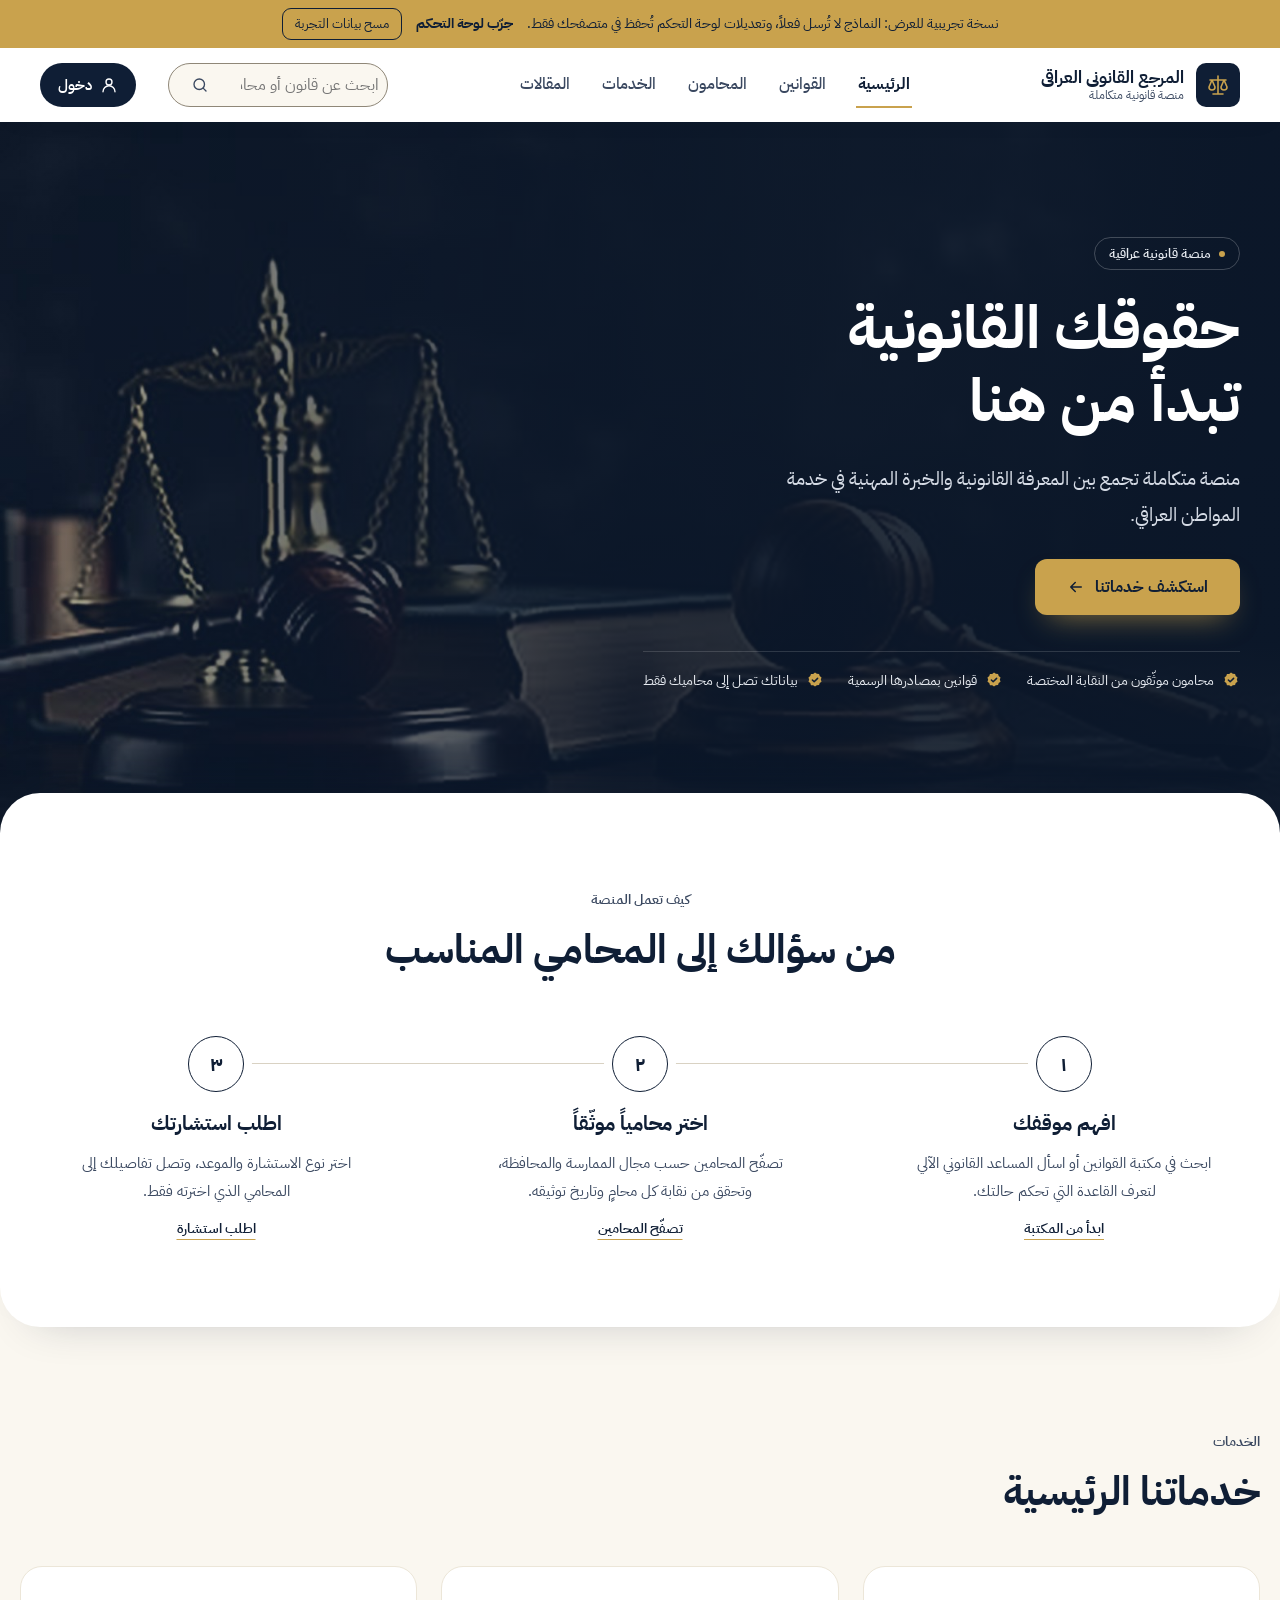
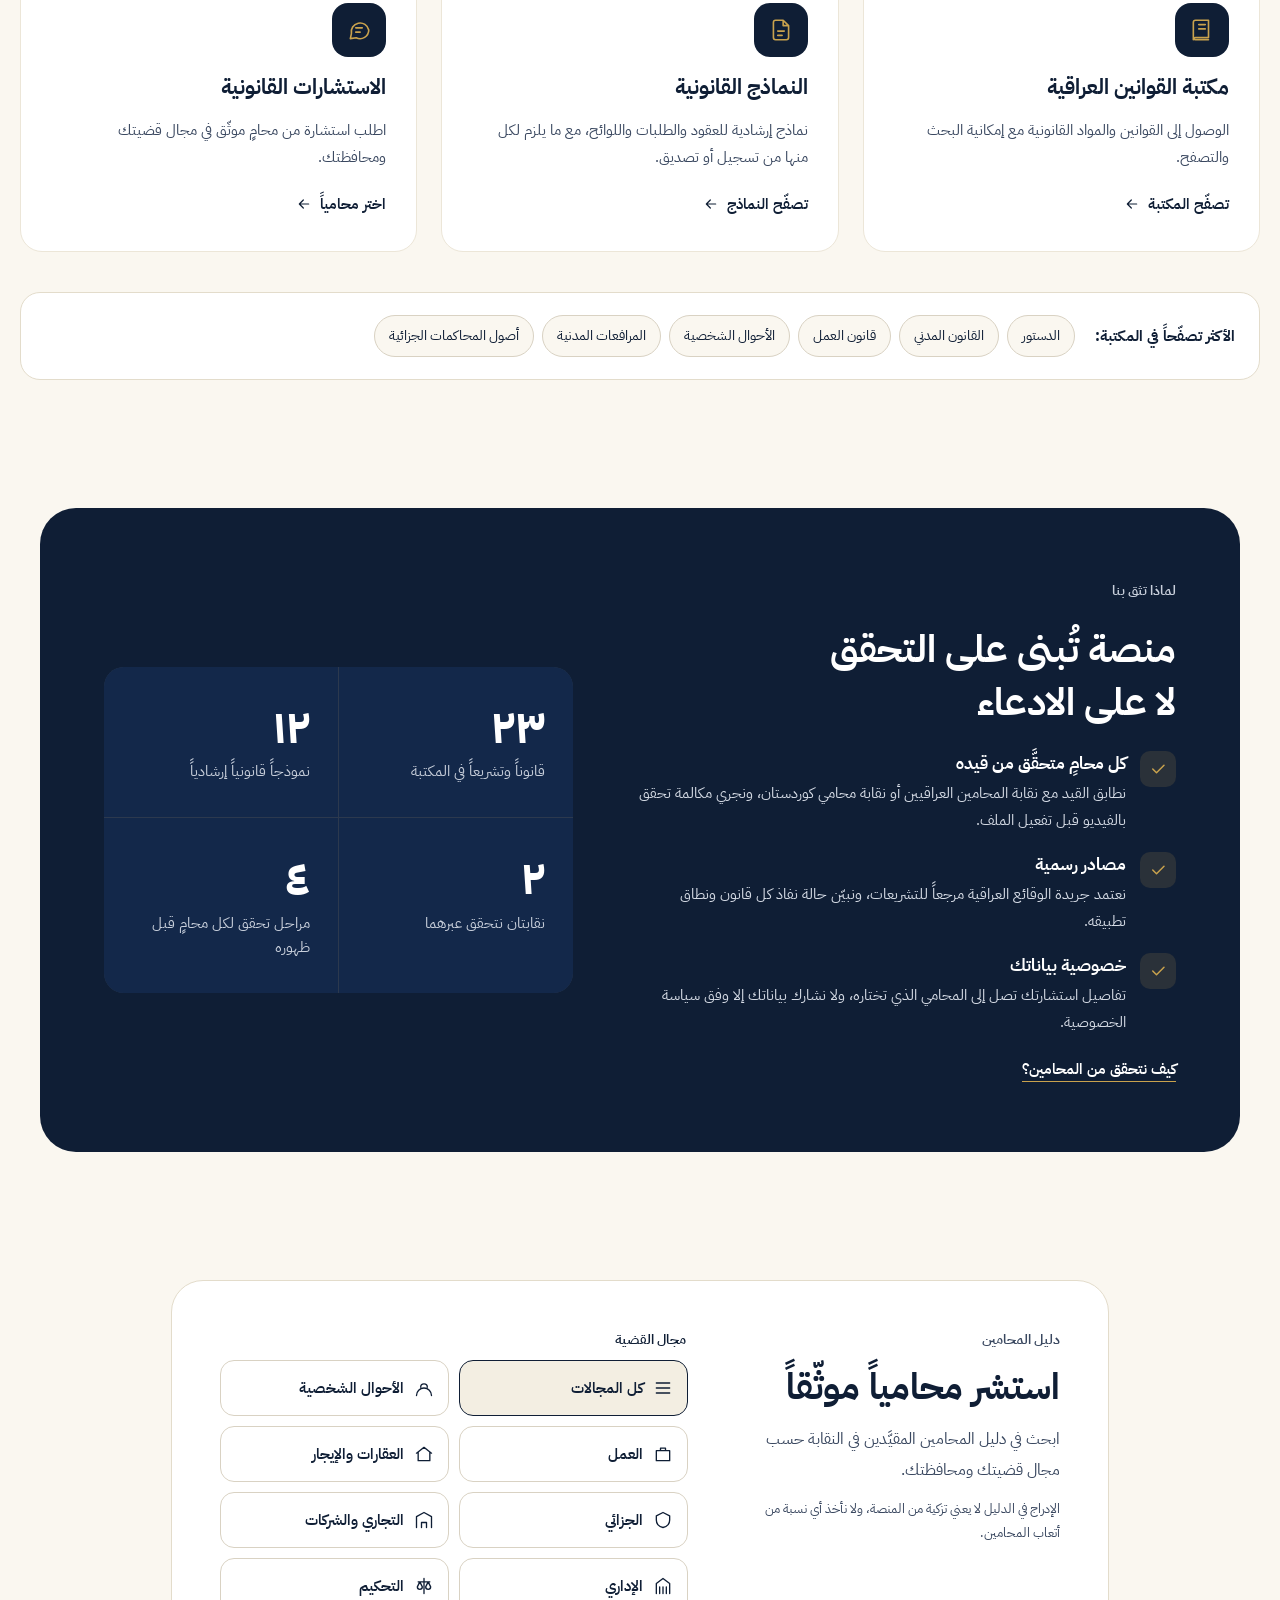
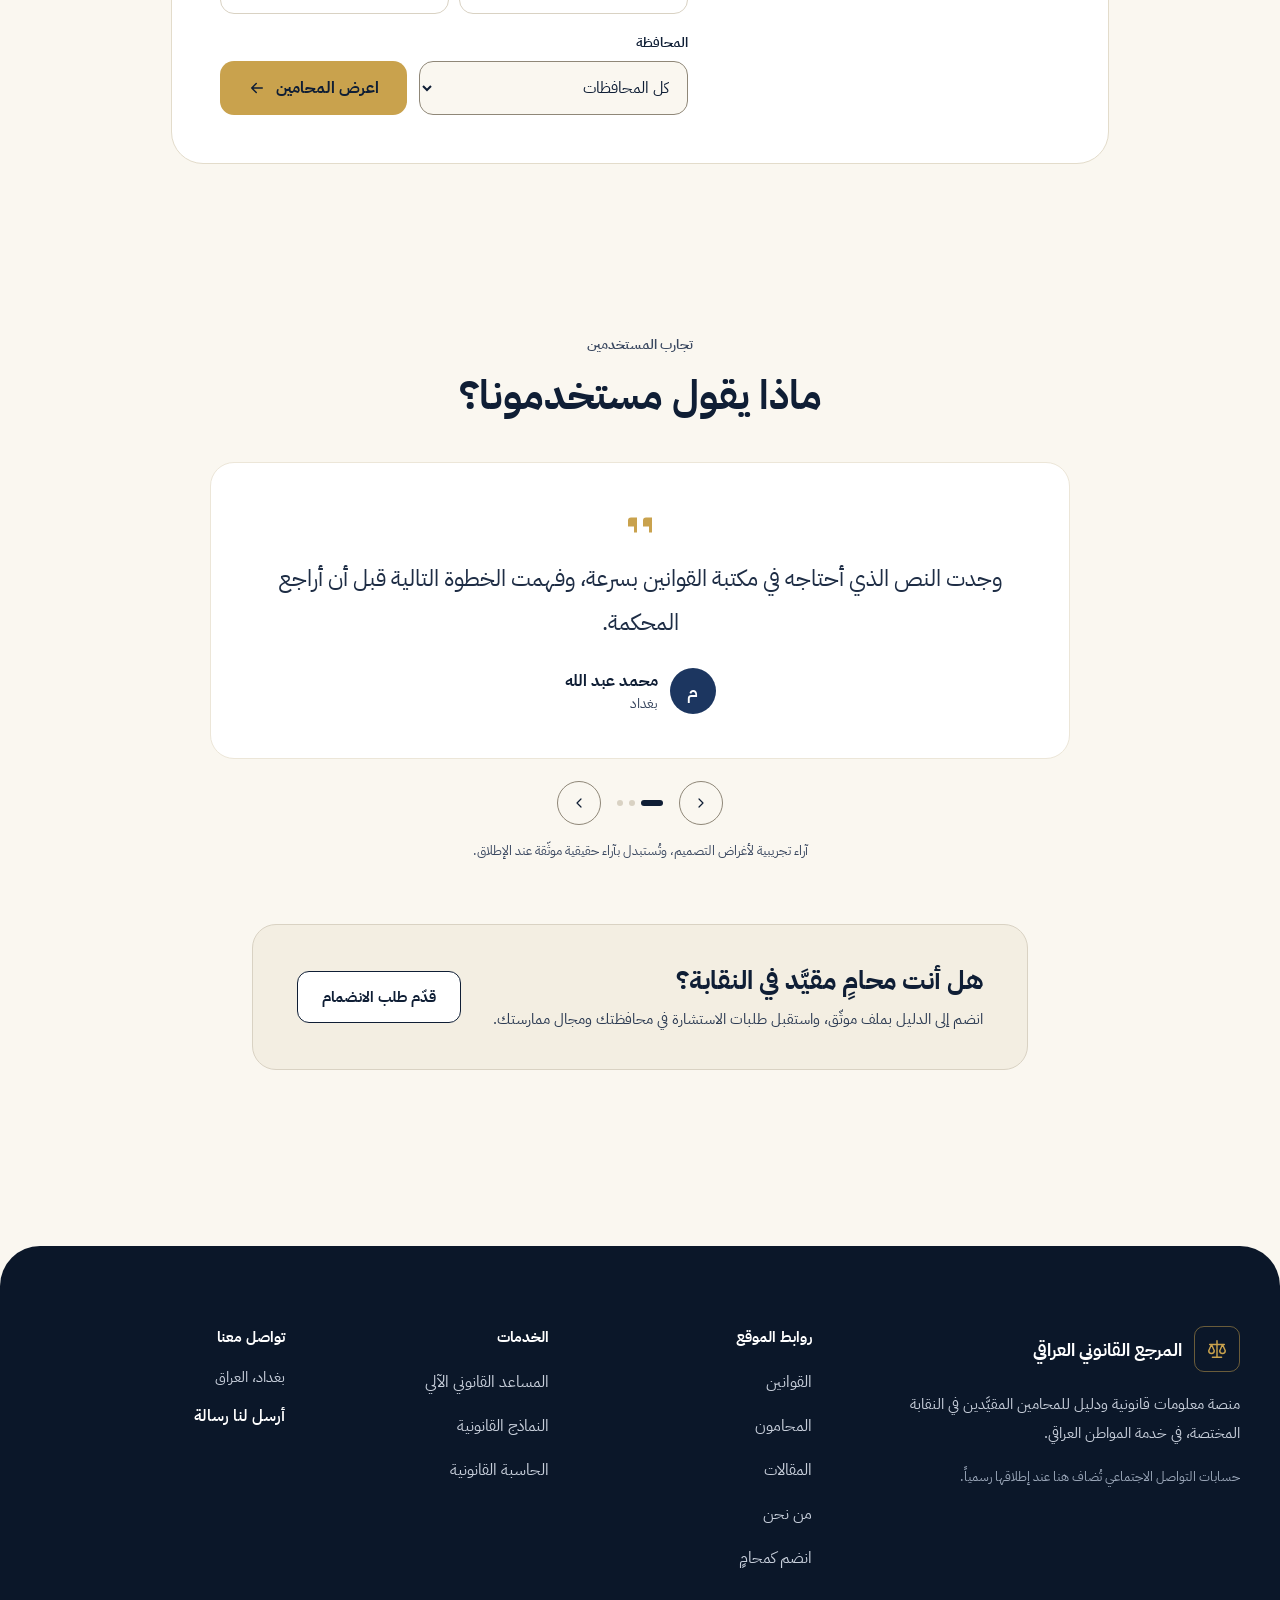
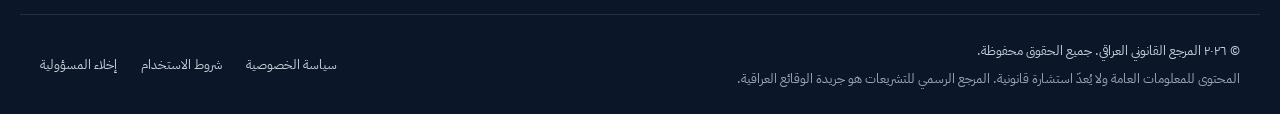
<file: index.html>
<!doctype html>
<html lang="ar" dir="rtl">
<head>
<meta charset="utf-8">
<meta name="viewport" content="width=device-width, initial-scale=1">
<title>المرجع القانوني العراقي · نسخة تجريبية</title>
<meta name="robots" content="noindex">
<meta name="description" content="مكتبة القوانين العراقية، ودليل المحامين المقيَّدين في النقابة، ونماذج قانونية إرشادية وأدوات حساب المواعيد والمكافآت.">
<meta name="theme-color" content="#0F1E35">
<meta property="og:type" content="website">
<meta property="og:title" content="المرجع القانوني العراقي">
<meta property="og:description" content="مكتبة القوانين العراقية، ودليل المحامين المقيَّدين في النقابة، ونماذج قانونية إرشادية.">
<link rel="icon" href="app/assets/icon.svg" type="image/svg+xml">
<link rel="preload" href="app/fonts/ibm-plex-sans-arabic-arabic-400-normal.woff2" as="font" type="font/woff2" crossorigin>
<link rel="preload" href="app/fonts/ibm-plex-sans-arabic-arabic-700-normal.woff2" as="font" type="font/woff2" crossorigin>
<link rel="stylesheet" href="app/app.css?v=263d25e0e0">
<script src="app/vendor/react.production.min.js?v=18.3.1" defer></script>
<script src="app/vendor/react-dom.production.min.js?v=18.3.1" defer></script>
<script src="app/runtime.js?v=263d25e0e0" defer></script>
</head>
<body>
<div id="root"><!--MQ_BODY--><div class="mq-loading" role="status" aria-live="polite"><span class="mq-spin" aria-hidden="true"></span><span>جارٍ التحميل…</span></div><!--/MQ_BODY--></div>
<noscript><main class="mq-fatal"><h1>يتطلب الموقع تفعيل JavaScript</h1><p>فعّل JavaScript في متصفحك ثم أعد تحميل الصفحة.</p></main></noscript>
</body>
</html>
</file>
<file: app/app.css>
/* خط IBM Plex Sans Arabic مستضاف ذاتياً (رخصة OFL): أسرع من خطوط Google ولا يحتاج اتصالاً بخادم آخر */
@font-face{font-family:'IBM Plex Sans Arabic';font-style:normal;font-display:swap;font-weight:400;src:url(fonts/ibm-plex-sans-arabic-arabic-400-normal.woff2) format('woff2');unicode-range:U+0600-06FF,U+0750-077F,U+0870-088E,U+0890-0891,U+0897-08E1,U+08E3-08FF,U+200C-200E,U+2010-2011,U+204F,U+2E41,U+FB50-FDFF,U+FE70-FE74,U+FE76-FEFC,U+102E0-102FB,U+10E60-10E7E,U+10EC2-10EC4,U+10EFC-10EFF,U+1EE00-1EE03,U+1EE05-1EE1F,U+1EE21-1EE22,U+1EE24,U+1EE27,U+1EE29-1EE32,U+1EE34-1EE37,U+1EE39,U+1EE3B,U+1EE42,U+1EE47,U+1EE49,U+1EE4B,U+1EE4D-1EE4F,U+1EE51-1EE52,U+1EE54,U+1EE57,U+1EE59,U+1EE5B,U+1EE5D,U+1EE5F,U+1EE61-1EE62,U+1EE64,U+1EE67-1EE6A,U+1EE6C-1EE72,U+1EE74-1EE77,U+1EE79-1EE7C,U+1EE7E,U+1EE80-1EE89,U+1EE8B-1EE9B,U+1EEA1-1EEA3,U+1EEA5-1EEA9,U+1EEAB-1EEBB,U+1EEF0-1EEF1}
@font-face{font-family:'IBM Plex Sans Arabic';font-style:normal;font-display:swap;font-weight:400;src:url(fonts/ibm-plex-sans-arabic-latin-400-normal.woff2) format('woff2');unicode-range:U+0000-00FF,U+0131,U+0152-0153,U+02BB-02BC,U+02C6,U+02DA,U+02DC,U+0304,U+0308,U+0329,U+2000-206F,U+20AC,U+2122,U+2191,U+2193,U+2212,U+2215,U+FEFF,U+FFFD}
@font-face{font-family:'IBM Plex Sans Arabic';font-style:normal;font-display:swap;font-weight:500;src:url(fonts/ibm-plex-sans-arabic-arabic-500-normal.woff2) format('woff2');unicode-range:U+0600-06FF,U+0750-077F,U+0870-088E,U+0890-0891,U+0897-08E1,U+08E3-08FF,U+200C-200E,U+2010-2011,U+204F,U+2E41,U+FB50-FDFF,U+FE70-FE74,U+FE76-FEFC,U+102E0-102FB,U+10E60-10E7E,U+10EC2-10EC4,U+10EFC-10EFF,U+1EE00-1EE03,U+1EE05-1EE1F,U+1EE21-1EE22,U+1EE24,U+1EE27,U+1EE29-1EE32,U+1EE34-1EE37,U+1EE39,U+1EE3B,U+1EE42,U+1EE47,U+1EE49,U+1EE4B,U+1EE4D-1EE4F,U+1EE51-1EE52,U+1EE54,U+1EE57,U+1EE59,U+1EE5B,U+1EE5D,U+1EE5F,U+1EE61-1EE62,U+1EE64,U+1EE67-1EE6A,U+1EE6C-1EE72,U+1EE74-1EE77,U+1EE79-1EE7C,U+1EE7E,U+1EE80-1EE89,U+1EE8B-1EE9B,U+1EEA1-1EEA3,U+1EEA5-1EEA9,U+1EEAB-1EEBB,U+1EEF0-1EEF1}
@font-face{font-family:'IBM Plex Sans Arabic';font-style:normal;font-display:swap;font-weight:500;src:url(fonts/ibm-plex-sans-arabic-latin-500-normal.woff2) format('woff2');unicode-range:U+0000-00FF,U+0131,U+0152-0153,U+02BB-02BC,U+02C6,U+02DA,U+02DC,U+0304,U+0308,U+0329,U+2000-206F,U+20AC,U+2122,U+2191,U+2193,U+2212,U+2215,U+FEFF,U+FFFD}
@font-face{font-family:'IBM Plex Sans Arabic';font-style:normal;font-display:swap;font-weight:600;src:url(fonts/ibm-plex-sans-arabic-arabic-600-normal.woff2) format('woff2');unicode-range:U+0600-06FF,U+0750-077F,U+0870-088E,U+0890-0891,U+0897-08E1,U+08E3-08FF,U+200C-200E,U+2010-2011,U+204F,U+2E41,U+FB50-FDFF,U+FE70-FE74,U+FE76-FEFC,U+102E0-102FB,U+10E60-10E7E,U+10EC2-10EC4,U+10EFC-10EFF,U+1EE00-1EE03,U+1EE05-1EE1F,U+1EE21-1EE22,U+1EE24,U+1EE27,U+1EE29-1EE32,U+1EE34-1EE37,U+1EE39,U+1EE3B,U+1EE42,U+1EE47,U+1EE49,U+1EE4B,U+1EE4D-1EE4F,U+1EE51-1EE52,U+1EE54,U+1EE57,U+1EE59,U+1EE5B,U+1EE5D,U+1EE5F,U+1EE61-1EE62,U+1EE64,U+1EE67-1EE6A,U+1EE6C-1EE72,U+1EE74-1EE77,U+1EE79-1EE7C,U+1EE7E,U+1EE80-1EE89,U+1EE8B-1EE9B,U+1EEA1-1EEA3,U+1EEA5-1EEA9,U+1EEAB-1EEBB,U+1EEF0-1EEF1}
@font-face{font-family:'IBM Plex Sans Arabic';font-style:normal;font-display:swap;font-weight:600;src:url(fonts/ibm-plex-sans-arabic-latin-600-normal.woff2) format('woff2');unicode-range:U+0000-00FF,U+0131,U+0152-0153,U+02BB-02BC,U+02C6,U+02DA,U+02DC,U+0304,U+0308,U+0329,U+2000-206F,U+20AC,U+2122,U+2191,U+2193,U+2212,U+2215,U+FEFF,U+FFFD}
@font-face{font-family:'IBM Plex Sans Arabic';font-style:normal;font-display:swap;font-weight:700;src:url(fonts/ibm-plex-sans-arabic-arabic-700-normal.woff2) format('woff2');unicode-range:U+0600-06FF,U+0750-077F,U+0870-088E,U+0890-0891,U+0897-08E1,U+08E3-08FF,U+200C-200E,U+2010-2011,U+204F,U+2E41,U+FB50-FDFF,U+FE70-FE74,U+FE76-FEFC,U+102E0-102FB,U+10E60-10E7E,U+10EC2-10EC4,U+10EFC-10EFF,U+1EE00-1EE03,U+1EE05-1EE1F,U+1EE21-1EE22,U+1EE24,U+1EE27,U+1EE29-1EE32,U+1EE34-1EE37,U+1EE39,U+1EE3B,U+1EE42,U+1EE47,U+1EE49,U+1EE4B,U+1EE4D-1EE4F,U+1EE51-1EE52,U+1EE54,U+1EE57,U+1EE59,U+1EE5B,U+1EE5D,U+1EE5F,U+1EE61-1EE62,U+1EE64,U+1EE67-1EE6A,U+1EE6C-1EE72,U+1EE74-1EE77,U+1EE79-1EE7C,U+1EE7E,U+1EE80-1EE89,U+1EE8B-1EE9B,U+1EEA1-1EEA3,U+1EEA5-1EEA9,U+1EEAB-1EEBB,U+1EEF0-1EEF1}
@font-face{font-family:'IBM Plex Sans Arabic';font-style:normal;font-display:swap;font-weight:700;src:url(fonts/ibm-plex-sans-arabic-latin-700-normal.woff2) format('woff2');unicode-range:U+0000-00FF,U+0131,U+0152-0153,U+02BB-02BC,U+02C6,U+02DA,U+02DC,U+0304,U+0308,U+0329,U+2000-206F,U+20AC,U+2122,U+2191,U+2193,U+2212,U+2215,U+FEFF,U+FFFD}
html{-webkit-text-size-adjust:100%}
body{margin:0;background:#FAF7F0;color:#0F1E35;font-family:'IBM Plex Sans Arabic',system-ui,-apple-system,'Segoe UI',Tahoma,Arial,sans-serif}
.mq-loading{min-height:60vh;display:flex;align-items:center;justify-content:center;gap:12px;font-size:15px;color:#3A4860}
.mq-spin{width:22px;height:22px;border-radius:50%;border:3px solid #E3DCCB;border-top-color:#C9A24D;animation:mqspin .9s linear infinite}
@keyframes mqspin{to{transform:rotate(360deg)}}
@media (prefers-reduced-motion:reduce){.mq-spin{animation:none}}
.mq-fatal{max-width:640px;margin:12vh auto;padding:0 20px;text-align:center;line-height:1.9}
.mq-fatal h1{font-size:26px;margin:0 0 10px}.mq-fatal p{color:#3A4860}.mq-fatal a{color:#0F1E35;font-weight:700}
#mq-banner{position:fixed;inset-inline:16px;bottom:16px;z-index:200;display:flex;flex-wrap:wrap;align-items:center;gap:10px 16px;padding:14px 18px;border-radius:14px;font-size:14.5px;line-height:1.7;box-shadow:0 18px 40px -20px rgba(0,0,0,.5)}
#mq-banner.err{background:#7A1D20;color:#FFFFFF}#mq-banner.info{background:#0F1E35;color:#FFFFFF}
#mq-banner span{flex:1 1 260px}
#mq-banner button{min-height:40px;padding:0 16px;border-radius:10px;border:1px solid rgba(255,255,255,.6);background:transparent;color:#FFFFFF;font:inherit;cursor:pointer}
#mq-banner[hidden]{display:none}
.mq-demo{position:sticky;top:0;z-index:150;display:flex;flex-wrap:wrap;align-items:center;justify-content:center;gap:6px 14px;padding:8px 16px;background:#C9A24D;color:#0F1E35;font-size:13.5px;line-height:1.7;text-align:center}
.mq-demo a{color:#0F1E35;font-weight:700}
.mq-demo button{min-height:32px;padding:0 12px;border-radius:9px;border:1px solid #0F1E35;background:transparent;color:#0F1E35;font:inherit;font-size:13px;cursor:pointer}
.mq-demo-adm{position:fixed;top:auto;bottom:12px;inset-inline-end:12px;max-width:min(440px,calc(100vw - 24px));border-radius:14px;box-shadow:0 14px 30px -14px rgba(0,0,0,.45)}

.mq-consent{position:fixed;inset-inline:max(12px,env(safe-area-inset-left,0px)) max(12px,env(safe-area-inset-right,0px));bottom:calc(12px + env(safe-area-inset-bottom,0px));z-index:300;display:flex;flex-wrap:wrap;align-items:center;justify-content:space-between;gap:10px 18px;max-width:880px;margin:0 auto;padding:14px 18px;border-radius:16px;background:#0F1E35;color:#FFFFFF;box-shadow:0 18px 40px -18px rgba(15,30,53,.6);font-size:14px;line-height:1.8}
.mq-consent p{margin:0;flex:1 1 320px;min-width:0}.mq-consent a{color:#E9D3A0;font-weight:600}
.mq-consent-b{display:flex;gap:8px;flex:0 0 auto}
.mq-consent button{min-height:44px;padding:0 18px;border-radius:12px;border:1px solid #8F9BB0;background:transparent;color:#FFFFFF;font:inherit;font-size:14px;font-weight:600;cursor:pointer}
.mq-consent button.pri{background:#C9A24D;border-color:#C9A24D;color:#0F1E35}
.mq-consent button:focus-visible{outline:2px solid #C9A24D;outline-offset:2px}
</file>
